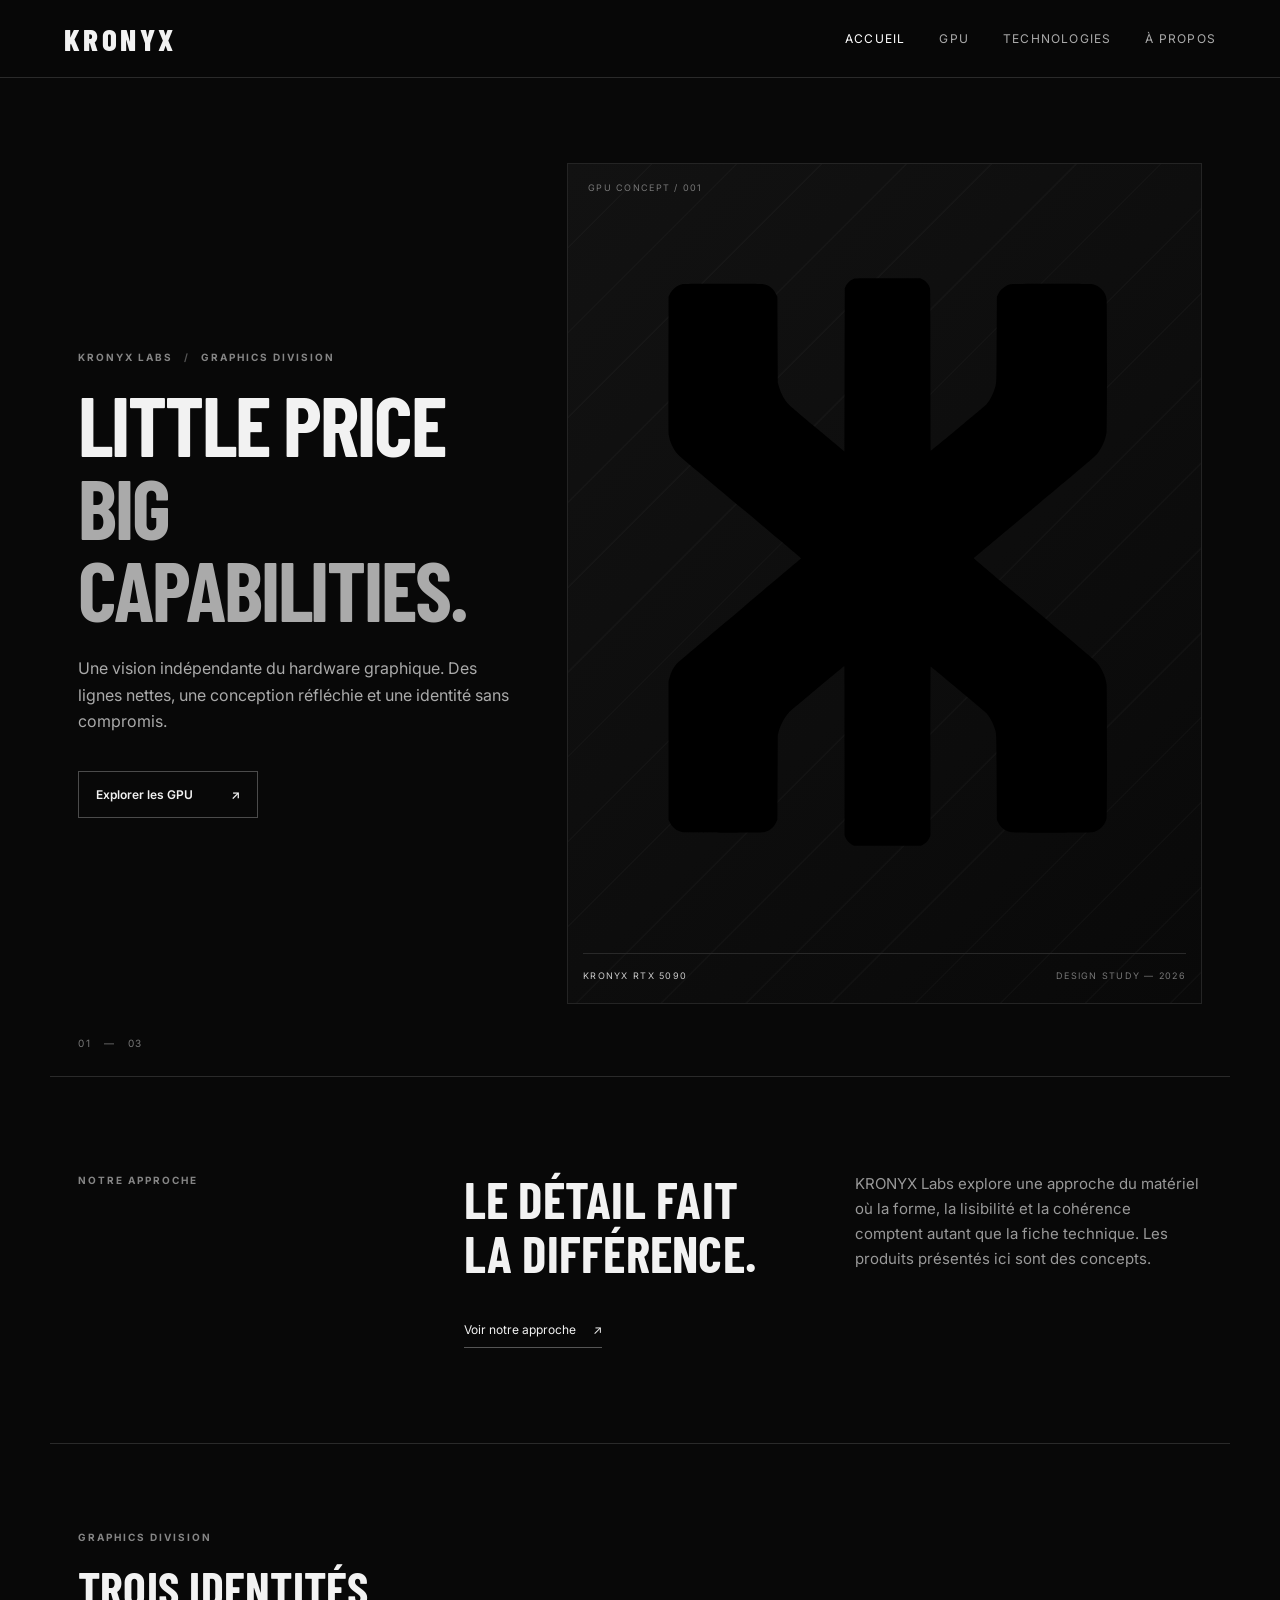
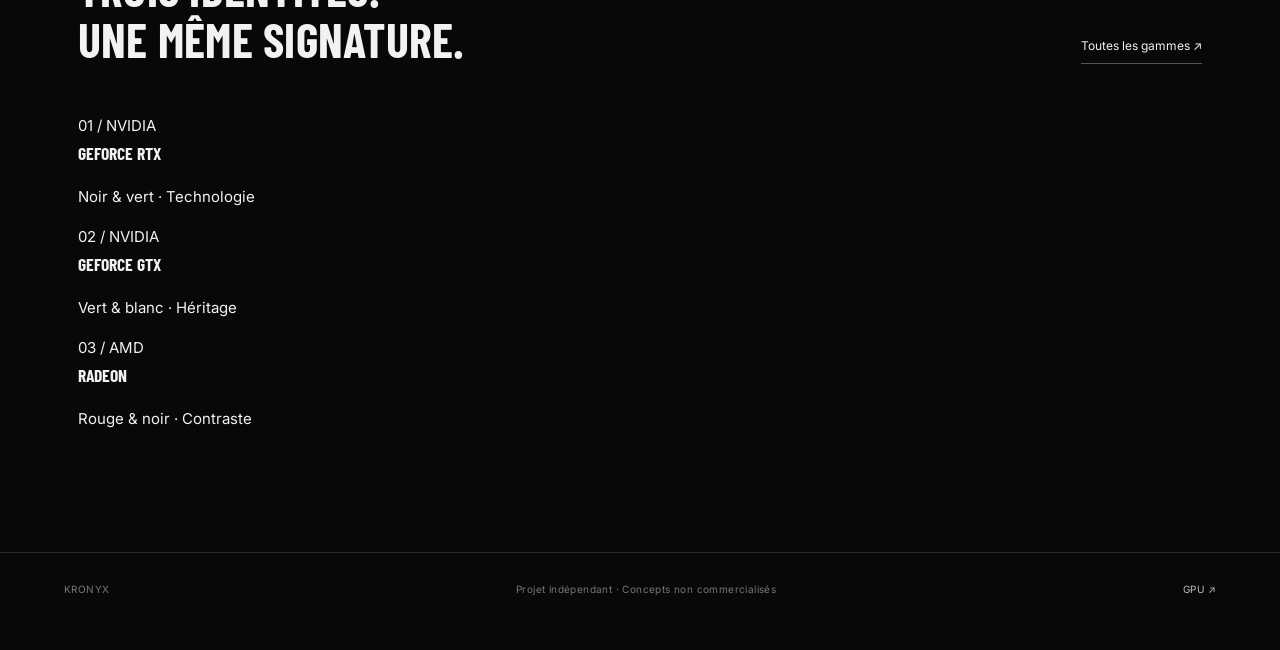
<file: index.html>
<!doctype html><html lang="fr"><head><meta property="og:site_name" content="KRONYX Labs">

<script type="application/ld+json">
{
  "@context": "https://schema.org",
  "@type": "WebSite",
  "name": "KRONYX Labs",
  "alternateName": "KRONYX",
  "url": "https://alpharocket35.github.io/"
}
</script><meta charset="utf-8"><meta name="viewport" content="width=device-width,initial-scale=1"><meta name="theme-color" content="#080808"><meta name="description" content="Petits prix, grosses perfs, grande qualité. Alors clique ici si tu veux en savoir plus sur les composants KRONYX, fabriqués main avec coeur."><title>KRONYX Labs — petits prix, grosses perfs</title><link rel="icon" type="image/png" href="assets/logos/kronyx-favicon.png"><link rel="stylesheet" href="assets/css/style.css"><script defer src="assets/js/main.js"></script></head><body><header class="top"><a class="wordmark" href="index.html" aria-label="KRONYX accueil">KRONYX</a><button class="menu-toggle" aria-expanded="false" aria-controls="nav">MENU <span>＋</span></button><nav id="nav"><a class="active" href="index.html">Accueil</a><a href="gpu.html">GPU</a><a href="technologies.html">Technologies</a><a href="apropos.html">À propos</a></nav></header><main><section class="hero"><div class="hero-copy"><p class="kicker">KRONYX LABS <span> / </span> GRAPHICS DIVISION</p><h1>LITTLE PRICE<br><em>BIG CAPABILITIES.</em></h1><p class="lede">Une vision indépendante du hardware graphique. Des lignes nettes, une conception réfléchie et une identité sans compromis.</p><a class="button" href="gpu.html">Explorer les GPU <span>↗</span></a></div><div class="hero-art"><div class="art-label">GPU CONCEPT / 001</div><img src="assets/images/kronyx-rtx-concept.svg" alt="Illustration conceptuelle d'une carte graphique KRONYX à deux ventilateurs"><div class="art-caption"><span>KRONYX RTX 5090</span><span>DESIGN STUDY — 2026</span></div></div><div class="hero-index">01 <span>—</span> 03</div></section><section class="statement"><p class="kicker">NOTRE APPROCHE</p><div><h2>Le détail fait<br>la différence.</h2><p>KRONYX Labs explore une approche du matériel où la forme, la lisibilité et la cohérence comptent autant que la fiche technique. Les produits présentés ici sont des concepts.</p><a class="text-link" href="technologies.html">Voir notre approche <span>↗</span></a></div></section><section class="family-section"><div class="section-head"><div><p class="kicker">GRAPHICS DIVISION</p><h2>Trois identités.<br>Une même signature.</h2></div><a class="text-link" href="gpu.html">Toutes les gammes ↗</a></div><div class("family-grid")}><a class("family rtx-family") href("gpu.html#rtx")><span>01 / NVIDIA</span><img src("assets/logos/kronyx-rtx.png") alt("Logo concept KRONYX RTX")><h3>GeForce RTX</h3><p>Noir & vert · Technologie</p></a><a class("family gtx-family") href("gpu.html#gtx")><span>02 / NVIDIA</span><img src("assets/logos/kronyx-gtx.png") alt("Logo concept KRONYX GTX")><h3>GeForce GTX</h3><p>Vert & blanc · Héritage</p></a><a class("family radeon-family") href("gpu.html#radeon")><span>03 / AMD</span><img src("assets/logos/kronyx-radeon.png") alt("Logo concept KRONYX Radeon")><h3>Radeon</h3><p>Rouge & noir · Contraste</p></a></div></section></main><footer><a class("footer-brand") href("index.html")>KRONYX</a><span>Projet indépendant · Concepts non commercialisés</span><a href("gpu.html")>GPU ↗</a></footer></body>
<div id("kronyx-loader")>
  <div class("loader-ring")>
    <img src("assets/logos/favicon.png") alt("KRONYX") class("loader-logo")>
  </div>
</div>
</html>
</file>
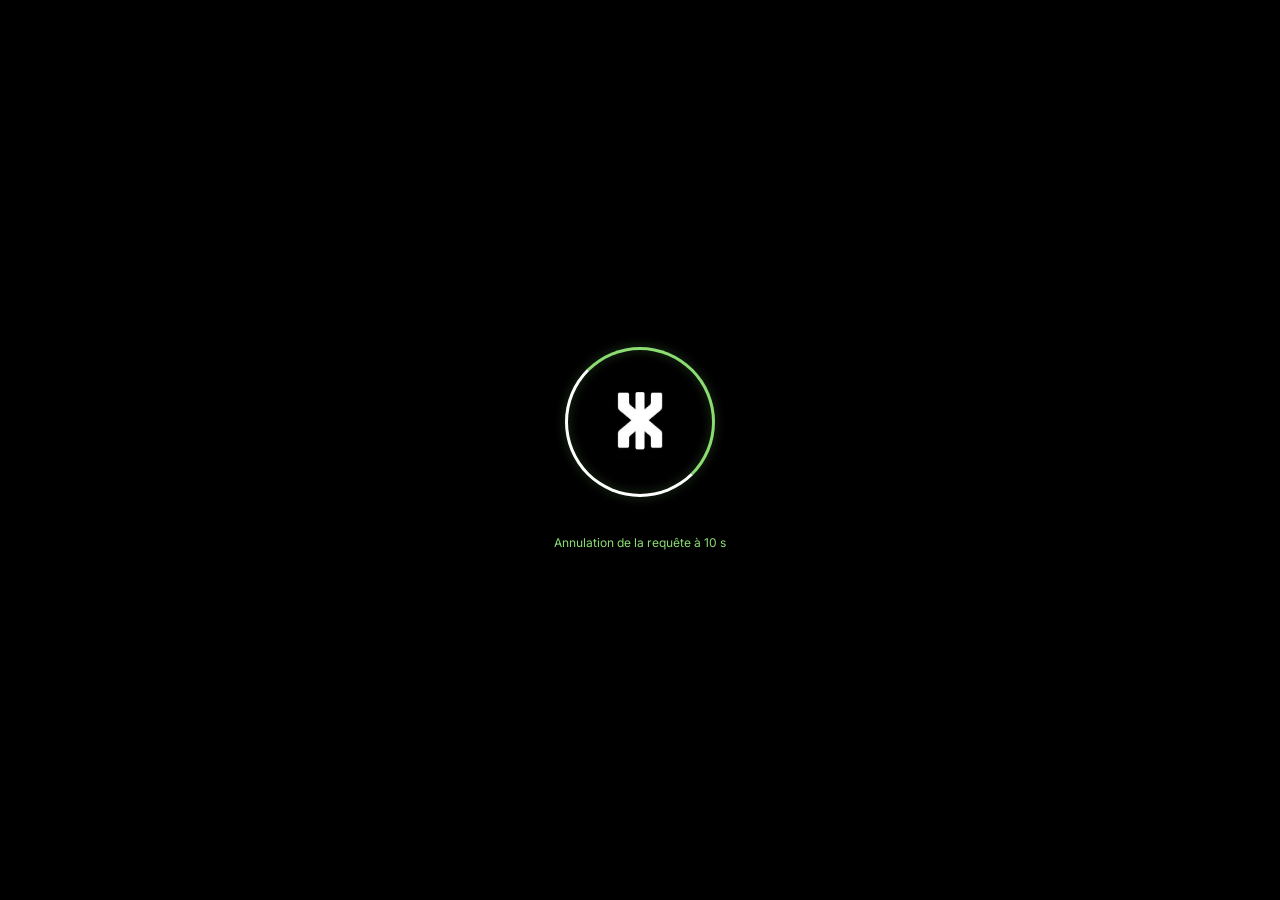
<file: 404-2.html>
<!doctype html><html lang="fr"><head><meta charset="utf-8"><meta name="viewport" content="width=device-width,initial-scale=1"><title>Page introuvable — KRONYX</title><link rel="icon" type="image/png" href="assets/logos/404-favicon.png"><link rel="stylesheet" href="assets/css/style.css"></head><body class="page-404">
    <div id="kronyx-loader">
        <div class="loader-ring">
            <img src="assets/logos/kronyx-favicon.png"
                 alt="KRONYX" class="loader-logo">
        </div>

        <p id="loader-message"></p>

        
<p id="loader-cancel-message" hidden>
    Annulation de la requête à 10 s
</p>

<p id="loader-cancel-code" hidden>
    server//localCommand/request:requestCancelling
</p>

    </div><main><section class="hero"><p class="kicker">ERREUR 404</p><h1>Cette page<br>n'existe pas.</h1><a class="button" href="index.html">Retour à l'accueil ↗</a></section></main><script src="assets/js/main.js" defer></script>
</body>
</html>
</file>
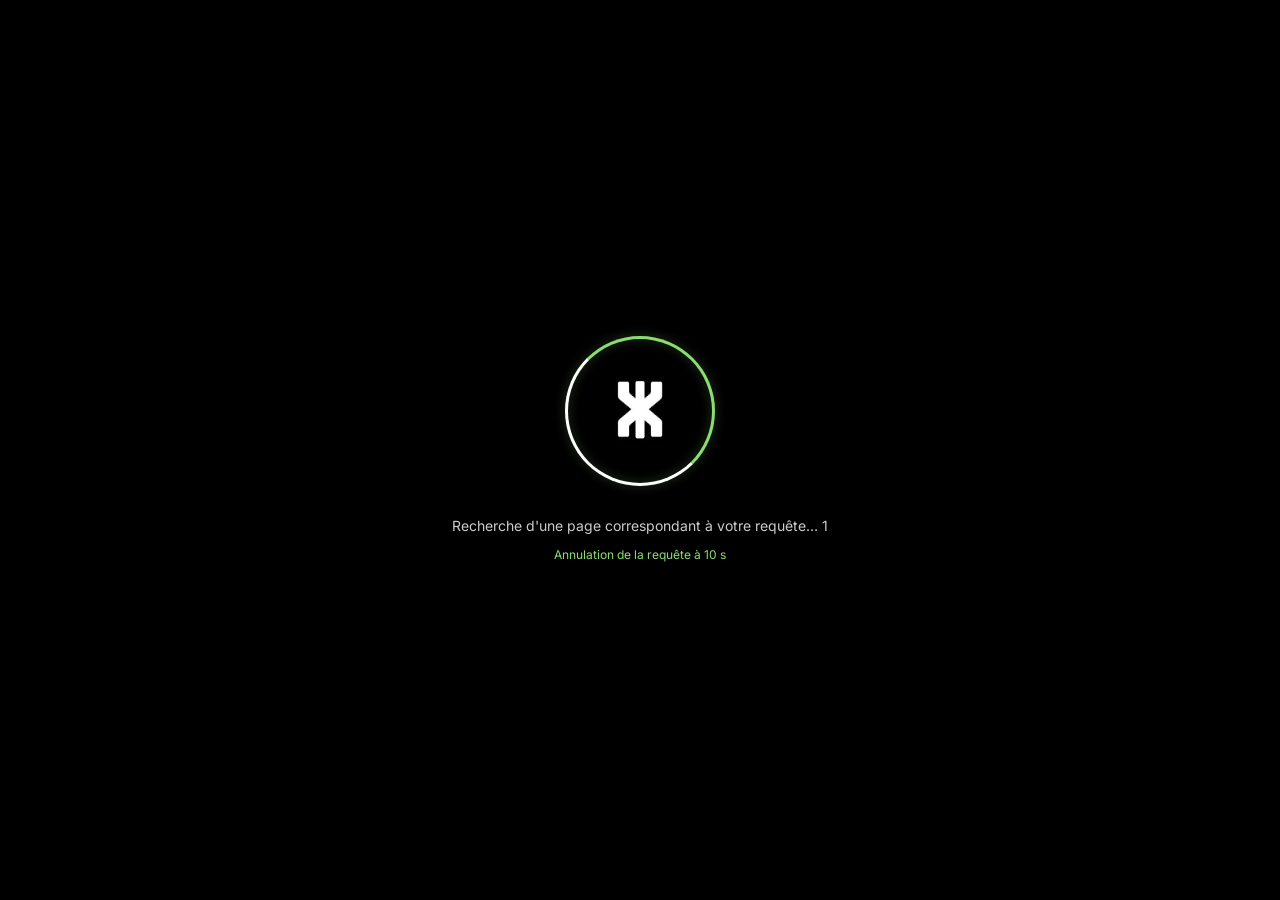
<file: 404_old.html>
<!doctype html><html lang="fr"><head><meta charset="utf-8"><meta name="viewport" content="width=device-width,initial-scale=1"><title>Page introuvable — KRONYX</title><link rel="icon" type="image/png" href="assets/logos/kronyx-favicon.png"><link rel="stylesheet" href="assets/css/style.css"></head><body class="page-404">
    <div id="kronyx-loader">
        <div class="loader-ring">
            <img src="assets/logos/kronyx-favicon.png"
                 alt="KRONYX" class="loader-logo">
        </div>

        <p id="loader-message">
            Recherche d'une page correspondant à votre requête… 1
        </p>

        <p id="loader-cancel-message">
            Annulation de la requête à 10 s
        </p>
    </div><main><section class="hero"><p class="kicker">ERREUR 404</p><h1>Cette page<br>n'existe pas.</h1><a class="button" href="index.html">Retour à l'accueil ↗</a></section></main><script src="assets/js/main.js" defer></script>
</body>
</html>
</file>
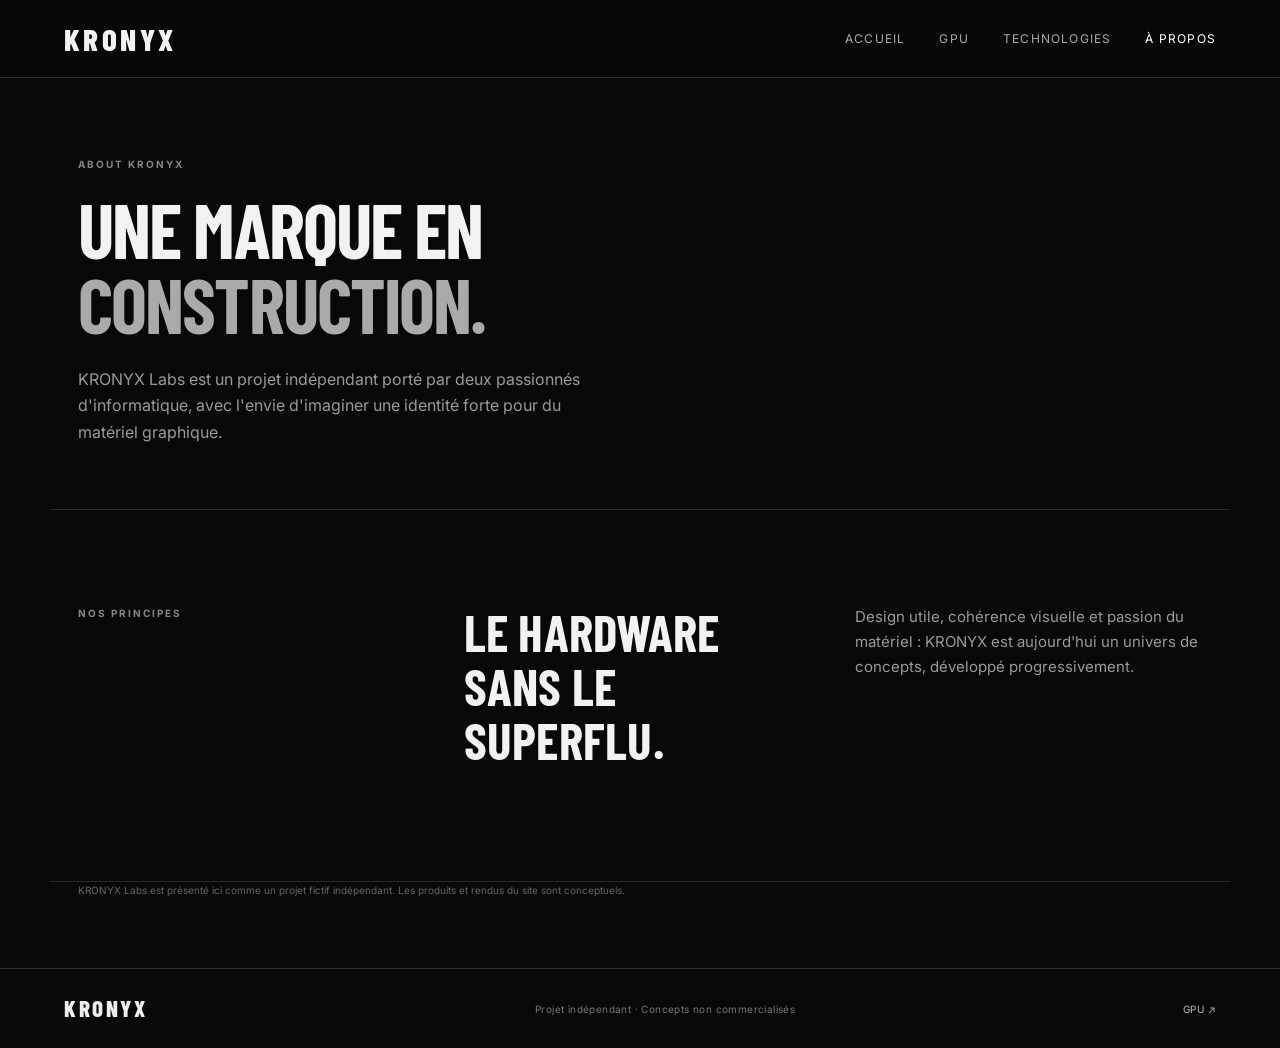
<file: apropos.html>
<!doctype html><html lang="fr"><head><meta charset="utf-8"><meta name="viewport" content="width=device-width,initial-scale=1"><title>À propos — KRONYX Labs</title><link rel="icon" type="image/png" href="assets/logos/kronyx-favicon.png"><link rel="stylesheet" href="assets/css/style.css"><script defer src="assets/js/main.js"></script></head><body><header class="top"><a class="wordmark" href="index.html">KRONYX</a><button class="menu-toggle" aria-expanded="false" aria-controls="nav">MENU <span>＋</span></button><nav id="nav"><a href="index.html">Accueil</a><a href="gpu.html">GPU</a><a href="technologies.html">Technologies</a><a class="active" href="apropos.html">À propos</a></nav></header><main><section class="page-intro"><p class="kicker">ABOUT KRONYX</p><h1>Une marque en<br><em>construction.</em></h1><p class="lede">KRONYX Labs est un projet indépendant porté par deux passionnés d'informatique, avec l'envie d'imaginer une identité forte pour du matériel graphique.</p></section><section class="statement about-statement"><p class="kicker">NOS PRINCIPES</p><div><h2>Le hardware<br>sans le superflu.</h2><p>Design utile, cohérence visuelle et passion du matériel : KRONYX est aujourd'hui un univers de concepts, développé progressivement.</p></div></section><p class="disclaimer">KRONYX Labs est présenté ici comme un projet fictif indépendant. Les produits et rendus du site sont conceptuels.</p></main><footer><a class="footer-brand" href="index.html">KRONYX</a><span>Projet indépendant · Concepts non commercialisés</span><a href="gpu.html">GPU ↗</a></footer></body>
<div id="kronyx-loader">
  <div class="loader-ring">
    <img src="assets/logos/favicon.png" alt="KRONYX" class="loader-logo">
  </div>
</div>
</html>
</file>
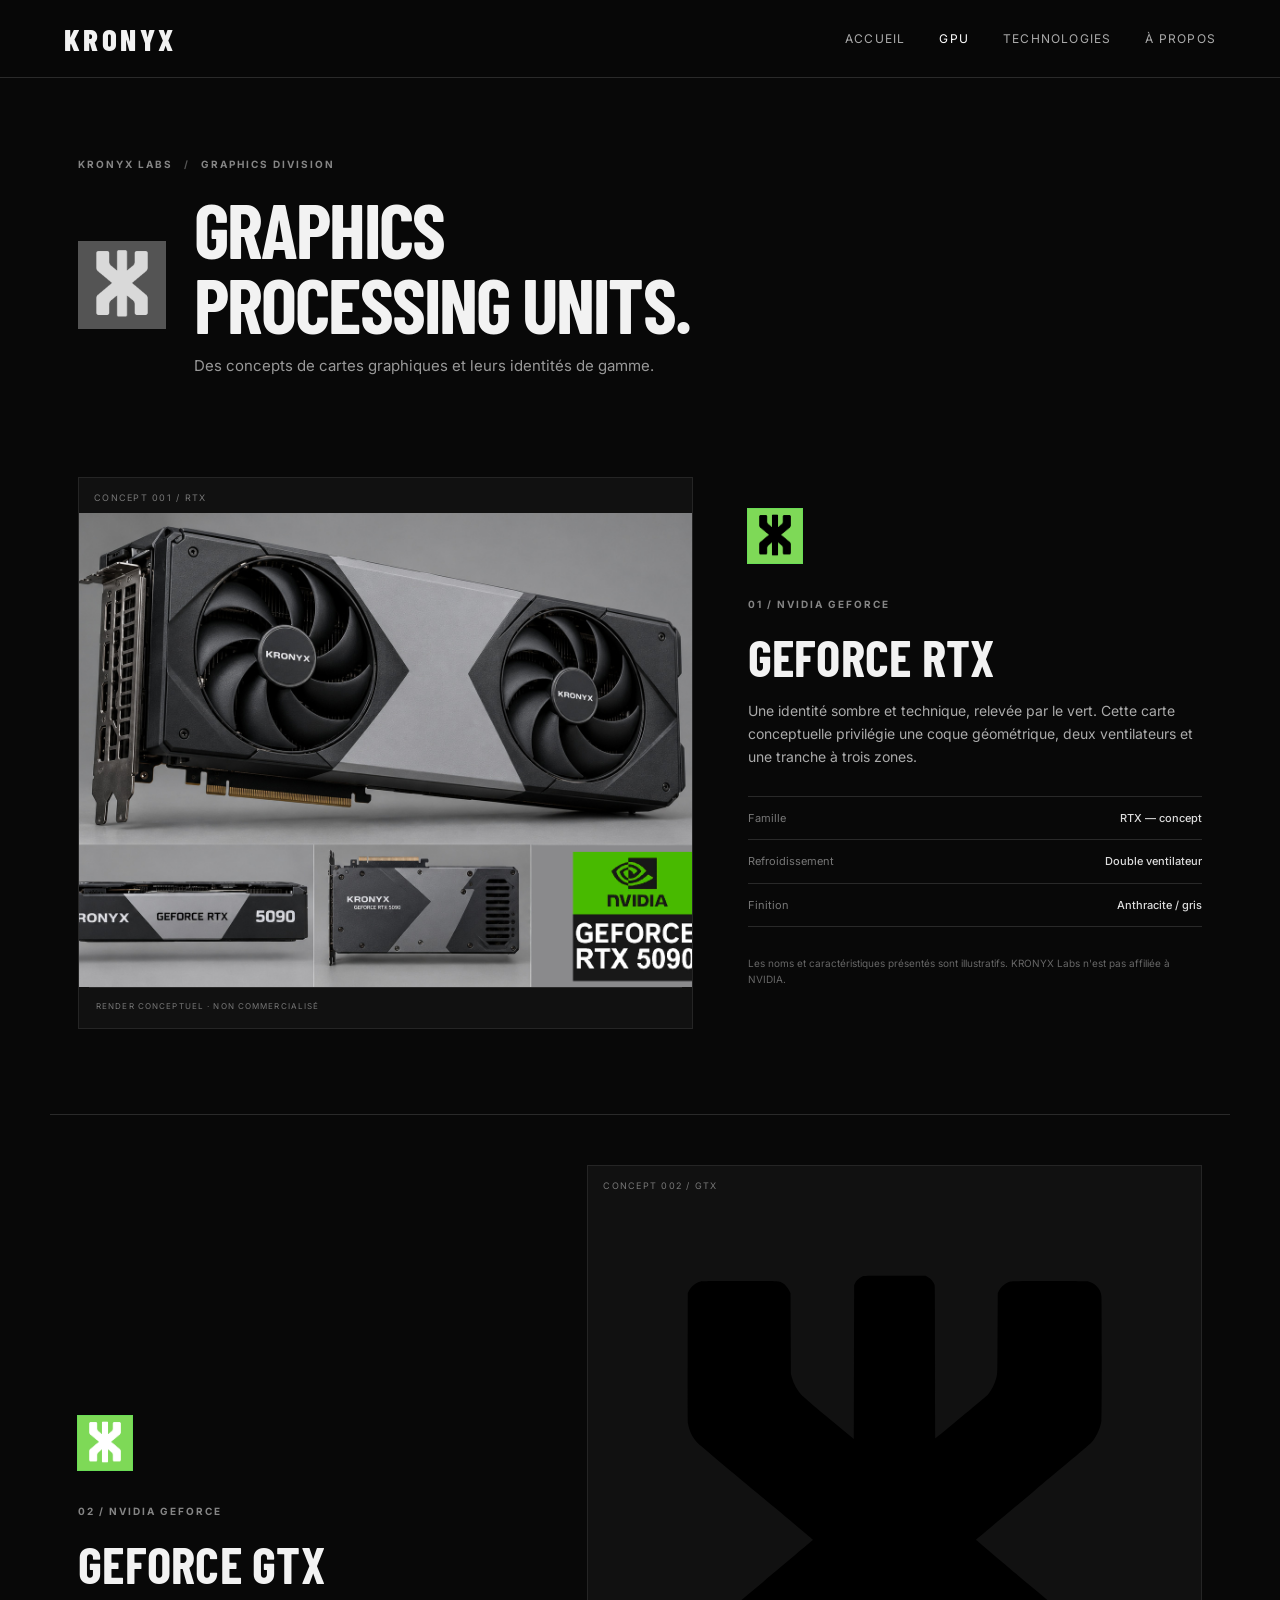
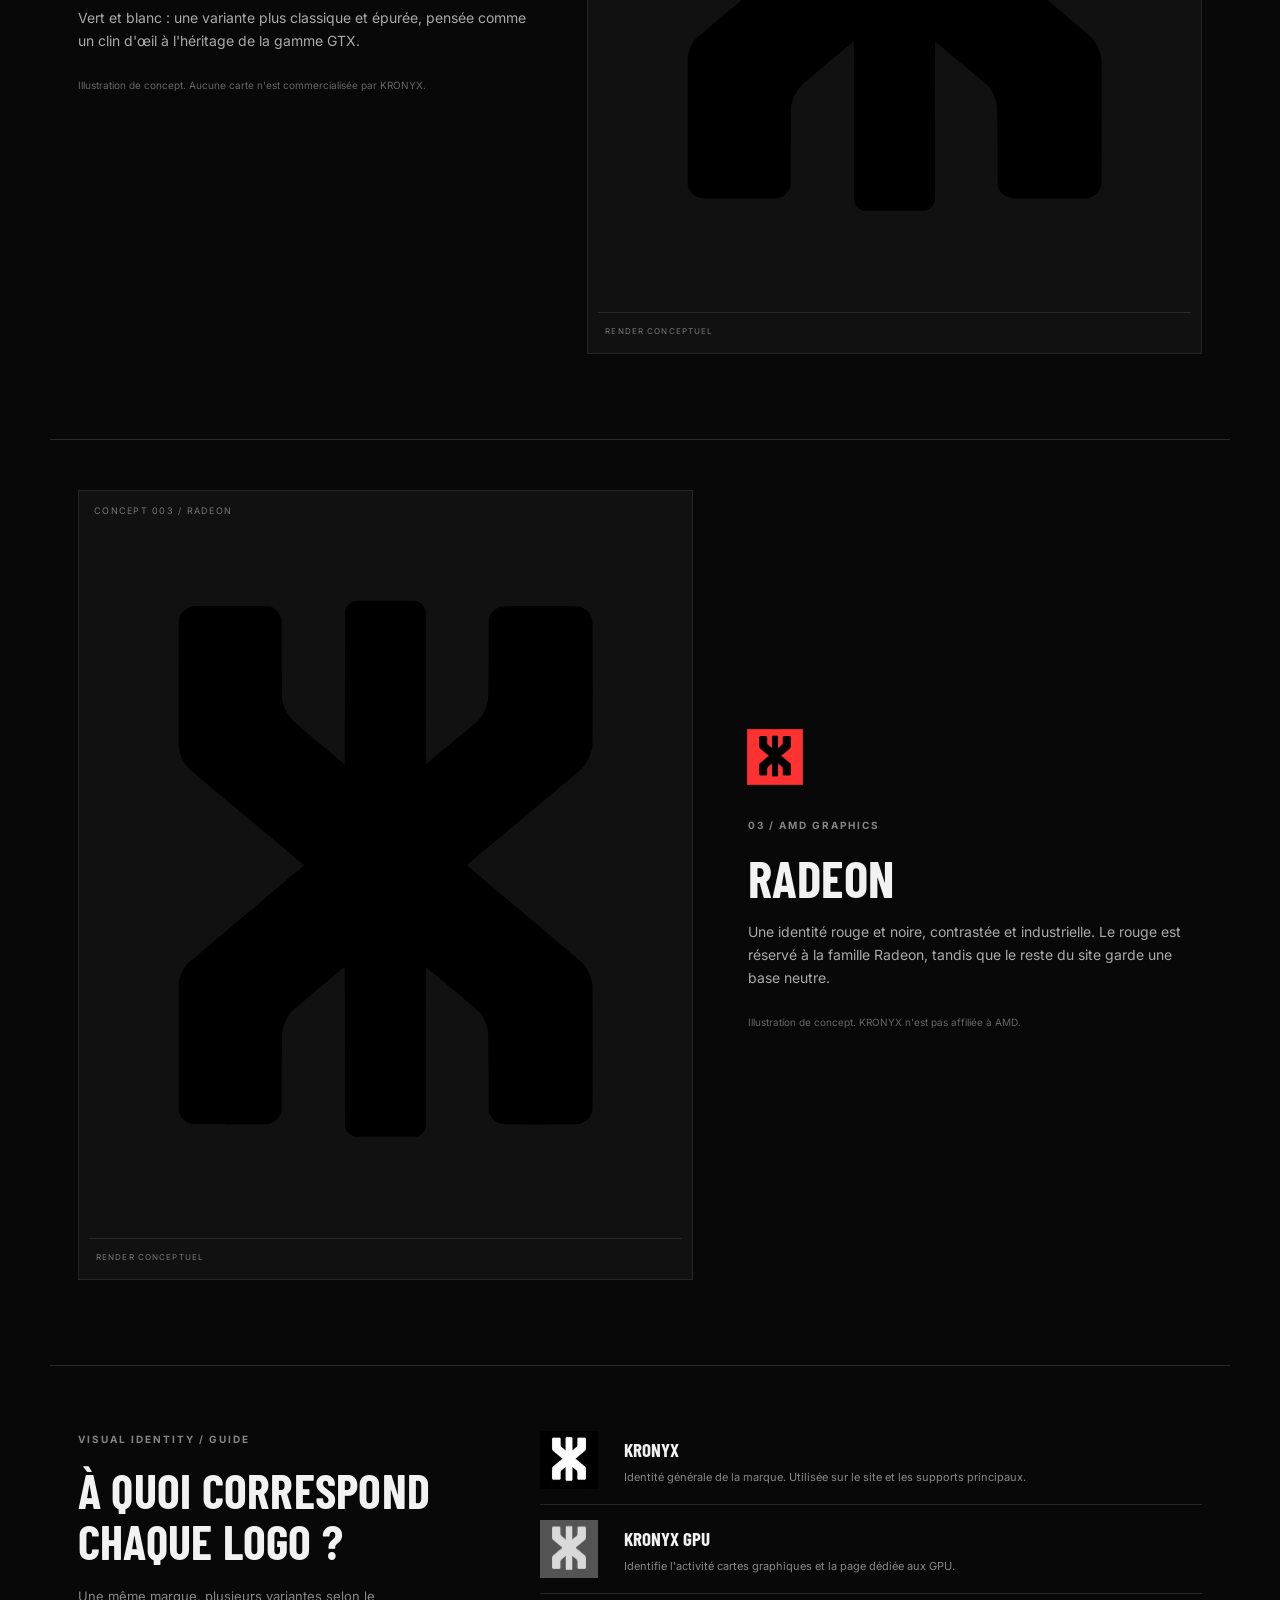
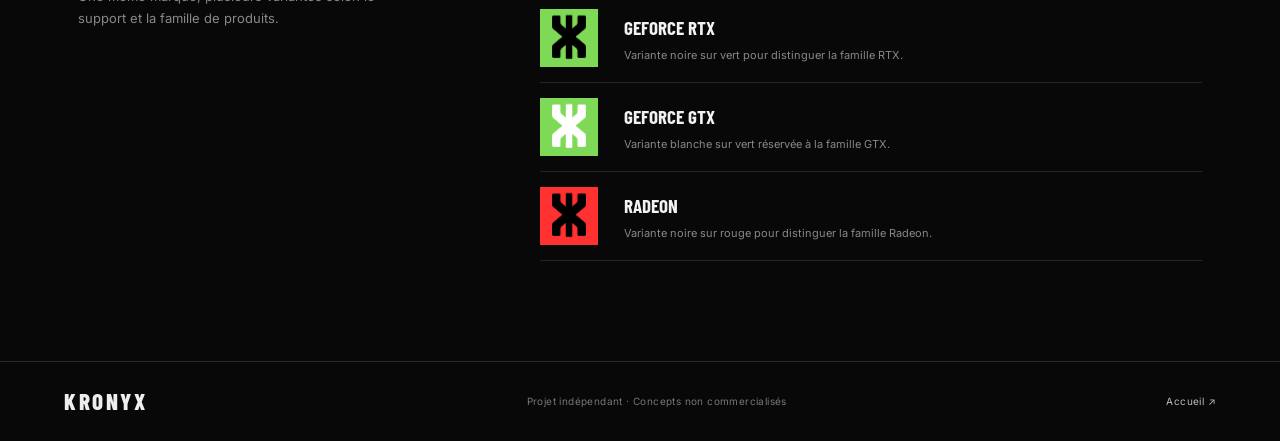
<file: gpu.html>
<!doctype html>
<html lang="fr">
  <head>
    <meta charset="utf-8">
    <meta name="viewport" content="width=device-width,initial-scale=1">
    <meta name="theme-color" content="#080808">
    <title>GPU — KRONYX Labs</title>
    <link rel="icon" type="image/png" href="assets/logos/kronyx-gpu-favicon.png">
    <link rel="stylesheet" href="assets/css/style.css">
    <script defer src="assets/js/main.js"></script>
  </head>
  <body>
    <header class="top">
      <a class="wordmark" href="index.html">KRONYX</a>
      <button class="menu-toggle" aria-expanded="false" aria-controls="nav">
        MENU <span>＋</span>
      </button>
      <nav id="nav">
        <a href="index.html">Accueil</a>
        <a class="active" href="gpu.html">GPU</a>
        <a href="technologies.html">Technologies</a>
        <a href="apropos.html">À propos</a>
      </nav>
    </header>
    <main>
      <section class="page-intro">
        <p class="kicker">KRONYX LABS <span>/</span> GRAPHICS DIVISION</p>
        <div class="gpu-title-line">
          <img src="assets/logos/kronyx-gpu.png" alt="Logo KRONYX GPU">
          <div>
            <h1>Graphics<br>processing units.</h1>
            <p>Des concepts de cartes graphiques et leurs identités de gamme.</p>
          </div>
        </div>
      </section>
      <section id="rtx" class="product-row rtx-row">
        <div class="product-image">
          <span class="image-index">CONCEPT 001 / RTX</span>
          <img src="assets/images/kronyx-rtx-5090-concept.jpg" alt="Carte graphique KRONYX RTX 5090 conceptuelle">
          <span class="image-foot">RENDER CONCEPTUEL · NON COMMERCIALISÉ</span>
        </div>
        <div class="product-copy">
          <img class="range-logo" src="assets/logos/kronyx-rtx.png" alt="Logo KRONYX RTX">
          <p class="kicker">01 / NVIDIA GEForce</p>
          <h2>GeForce RTX</h2>
          <p>Une identité sombre et technique, relevée par le vert. Cette carte conceptuelle privilégie une coque géométrique, deux ventilateurs et une tranche à trois zones.</p>
          <ul class="spec-list">
            <li><span>Famille</span><b>RTX — concept</b></li>
            <li><span>Refroidissement</span><b>Double ventilateur</b></li>
            <li><span>Finition</span><b>Anthracite / gris</b></li>
          </ul>
          <p class="disclaimer">Les noms et caractéristiques présentés sont illustratifs. KRONYX Labs n'est pas affiliée à NVIDIA.</p>
        </div>
      </section>
      <section id="gtx" class="product-row reverse gtx-row">
        <div class="product-image">
          <span class="image-index">CONCEPT 002 / GTX</span>
          <img src="assets/images/kronyx-rtx-concept.svg" alt="Carte graphique KRONYX GTX conceptuelle">
          <span class="image-foot">RENDER CONCEPTUEL</span>
        </div>
        <div class="product-copy">
          <img class="range-logo" src="assets/logos/kronyx-gtx.png" alt="Logo KRONYX GTX">
          <p class="kicker">02 / NVIDIA GEFORCE</p>
          <h2>GeForce GTX</h2>
          <p>Vert et blanc : une variante plus classique et épurée, pensée comme un clin d'œil à l'héritage de la gamme GTX.</p>
          <p class="disclaimer">Illustration de concept. Aucune carte n'est commercialisée par KRONYX.</p>
        </div>
      </section>
      <section id="radeon" class="product-row radeon-row">
        <div class="product-image">
          <span class="image-index">CONCEPT 003 / RADEON</span>
          <img src="assets/images/kronyx-rtx-concept.svg" alt="Carte graphique KRONYX Radeon conceptuelle">
          <span class="image-foot">RENDER CONCEPTUEL</span>
        </div>
        <div class="product-copy">
          <img class="range-logo" src="assets/logos/kronyx-radeon.png" alt="Logo KRONYX Radeon">
          <p class="kicker">03 / AMD GRAPHICS</p>
          <h2>Radeon</h2>
          <p>Une identité rouge et noire, contrastée et industrielle. Le rouge est réservé à la famille Radeon, tandis que le reste du site garde une base neutre.</p>
          <p class="disclaimer">Illustration de concept. KRONYX n'est pas affiliée à AMD.</p>
        </div>
      </section>
      <section class="logo-guide">
        <div class="guide-heading">
          <p class="kicker">VISUAL IDENTITY / GUIDE</p>
          <h2>À quoi correspond<br>chaque logo ?</h2>
          <p>Une même marque, plusieurs variantes selon le support et la famille de produits.</p>
        </div>
        <div class="logo-guide-grid">
          <article>
            <img src="assets/logos/kronyx-main.png" alt="Logo principal KRONYX">
            <div>
              <h3>KRONYX</h3>
              <p>Identité générale de la marque. Utilisée sur le site et les supports principaux.</p>
            </div>
          </article>
          <article>
            <img src="assets/logos/kronyx-gpu.png" alt="Logo KRONYX GPU">
            <div>
              <h3>KRONYX GPU</h3>
              <p>Identifie l'activité cartes graphiques et la page dédiée aux GPU.</p>
            </div>
          </article>
          <article>
            <img src="assets/logos/kronyx-rtx.png" alt="Logo KRONYX RTX">
            <div>
              <h3>GeForce RTX</h3>
              <p>Variante noire sur vert pour distinguer la famille RTX.</p>
            </div>
          </article>
          <article>
            <img src="assets/logos/kronyx-gtx.png" alt="Logo KRONYX GTX">
            <div>
              <h3>GeForce GTX</h3>
              <p>Variante blanche sur vert réservée à la famille GTX.</p>
            </div>
          </article>
          <article>
            <img src="assets/logos/kronyx-radeon.png" alt="Logo KRONYX Radeon">
            <div>
              <h3>Radeon</h3>
              <p>Variante noire sur rouge pour distinguer la famille Radeon.</p>
            </div>
          </article>
        </div>
      </section>
    </main>
    <footer>
      <a class="footer-brand" href="index.html">KRONYX</a>
      <span>Projet indépendant · Concepts non commercialisés</span>
      <a href="index.html">Accueil ↗</a>
    </footer>
  </body>
<div id="kronyx-loader">
  <div class="loader-ring">
    <img src="assets/logos/favicon.png" alt="KRONYX" class="loader-logo">
  </div>
</div>
</html>
</file>
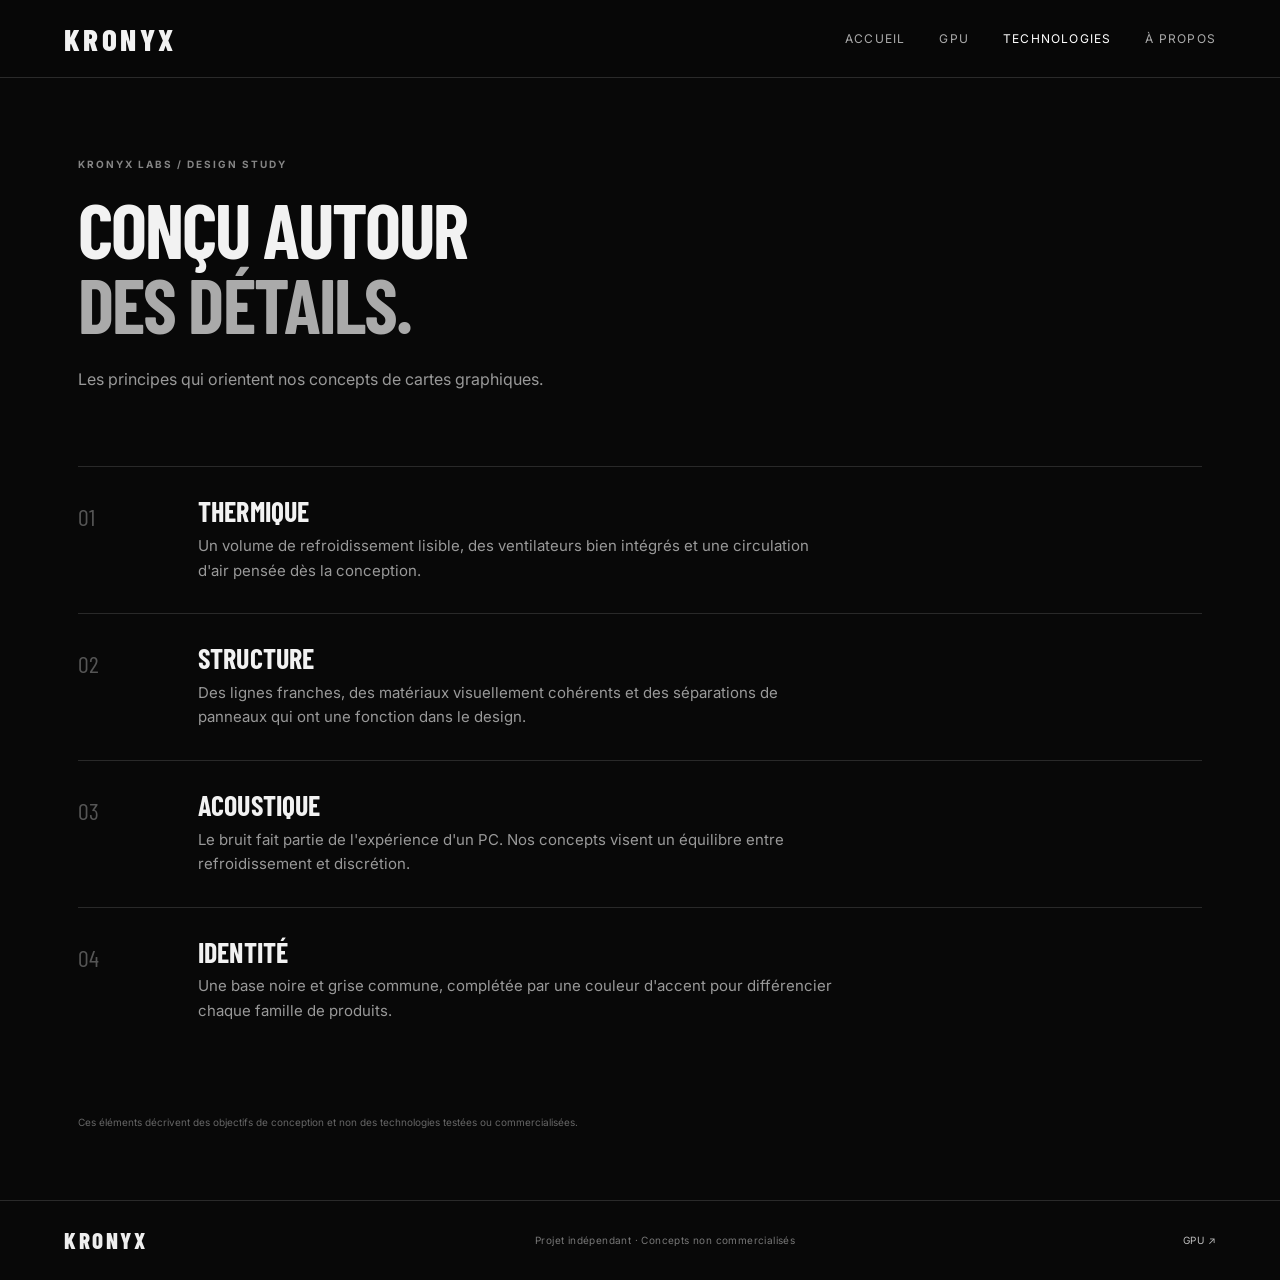
<file: technologies.html>
<!doctype html>
<html lang="fr">
  <head>
    <meta charset="utf-8">
    <meta name="viewport" content="width=device-width,initial-scale=1">
    <title>Technologies — KRONYX Labs</title>
    <link rel="icon" type="image/png" href="assets/logos/kronyx-technologies-favicon.png">
    <link rel="stylesheet" href="assets/css/style.css">
    <script defer src="assets/js/main.js"></script>
  </head>
  <body>
    <header class="top">
      <a class="wordmark" href="index.html">KRONYX</a>
      <button class="menu-toggle" aria-expanded="false" aria-controls="nav">
        MENU <span>＋</span>
      </button>
      <nav id="nav">
        <a href="index.html">Accueil</a>
        <a href="gpu.html">GPU</a>
        <a class="active" href="technologies.html">Technologies</a>
        <a href="apropos.html">À propos</a>
      </nav>
    </header>
    <main>
      <section class="page-intro">
        <p class="kicker">KRONYX LABS / DESIGN STUDY</p>
        <h1>Conçu autour<br><em>des détails.</em></h1>
        <p class="lede">Les principes qui orientent nos concepts de cartes graphiques.</p>
      </section>
      <section class="tech-list">
        <article>
          <span>01</span>
          <div>
            <h2>Thermique</h2>
            <p>Un volume de refroidissement lisible, des ventilateurs bien intégrés et une circulation d'air pensée dès la conception.</p>
          </div>
        </article>
        <article>
          <span>02</span>
          <div>
            <h2>Structure</h2>
            <p>Des lignes franches, des matériaux visuellement cohérents et des séparations de panneaux qui ont une fonction dans le design.</p>
          </div>
        </article>
        <article>
          <span>03</span>
          <div>
            <h2>Acoustique</h2>
            <p>Le bruit fait partie de l'expérience d'un PC. Nos concepts visent un équilibre entre refroidissement et discrétion.</p>
          </div>
        </article>
        <article>
          <span>04</span>
          <div>
            <h2>Identité</h2>
            <p>Une base noire et grise commune, complétée par une couleur d'accent pour différencier chaque famille de produits.</p>
          </div>
        </article>
      </section>
      <p class="disclaimer">Ces éléments décrivent des objectifs de conception et non des technologies testées ou commercialisées.</p>
    </main>
    <footer>
      <a class="footer-brand" href="index.html">KRONYX</a>
      <span>Projet indépendant · Concepts non commercialisés</span>
      <a href="gpu.html">GPU ↗</a>
    </footer>
  </body>
<div id="kronyx-loader">
  <div class="loader-ring">
    <img src="assets/logos/favicon.png" alt="KRONYX" class="loader-logo">
  </div>
</div>
</html>
</file>
<file: assets/css/style.css>
@import url('https://fonts.googleapis.com/css2?family=Barlow+Condensed:wght@500;600;700;800&family=Inter:wght@400;500;600;700&display=swap');
:root {
  --bg: #080808;
  --panel: #111;
  --panel2: #151515;
  --line: #2a2a2a;
  --text: #f2f2f2;
  --muted: #999;
  --green: #69dc55;
  --red: #e6232d;
  --content: 1180px;
}

* {
  box-sizing: border-box;
}

html {
  scroll-behavior: smooth;
  scroll-padding-top: 90px;
}

body {
  margin: 0;
  background: var(--bg);
  color: var(--text);
  font-family: Inter,Arial,sans-serif;
  font-size: 15px;
  line-height: 1.65;
}

a {
  color: inherit;
}

.top {
  height: 78px;
  padding: 0 max(5vw,22px);
  display: flex;
  align-items: center;
  justify-content: space-between;
  border-bottom: 1px solid var(--line);
  position: sticky;
  top: 0;
  background: rgba(8,8,8,.96);
  z-index: 10;
  backdrop-filter: blur(12px);
}

.wordmark,.footer-brand {
  font-family: 'Barlow Condensed',Impact,sans-serif;
  font-weight: 800;
  letter-spacing: .11em;
  font-size: 31px;
  text-decoration: none;
  line-height: 1;
}

.top nav {
  display: flex;
  gap: 34px;
}

.top nav a {
  font-size: 12px;
  text-transform: uppercase;
  letter-spacing: .1em;
  text-decoration: none;
  color: #aaa;
  transition: color .2s;
}

.top nav a:hover,.top nav a.active {
  color: #fff;
}

.menu-toggle {
  display: none;
  background: none;
  border: 1px solid #333;
  color: white;
  padding: 10px 13px;
  font: inherit;
  font-size: 11px;
  letter-spacing: 1px;
}

.menu-toggle span {
  margin-left: 10px;
}

.hero,main>.page-intro,main>.statement,main>.family-section,main>.tech-list,main>.logo-guide {
  max-width: var(--content);
  margin: auto;
}

.hero {
  padding: 85px 28px 72px;
  min-height: 640px;
  position: relative;
  display: grid;
  grid-template-columns: .85fr 1.15fr;
  gap: 20px;
  align-items: center;
  border-bottom: 1px solid var(--line);
}

.hero-copy {
  position: relative;
  z-index: 1;
}

.kicker {
  font-size: 10px;
  font-weight: 700;
  letter-spacing: .2em;
  color: #858585;
  text-transform: uppercase;
  margin: 0 0 18px;
}

.kicker span {
  color: #555;
  margin: 0 7px;
}

h1,h2,h3,p {
  margin-top: 0;
}

h1,h2,h3 {
  font-family: 'Barlow Condensed',Impact,sans-serif;
  text-transform: uppercase;
  font-weight: 700;
}

h1 {
  font-size: clamp(48px,6.5vw,86px);
  line-height: .99;
  letter-spacing: -.025em;
  margin: 0 0 25px;
}

h1 em {
  font-style: normal;
  color: #aaa;
}

h2 {
  font-size: clamp(32px,4vw,48px);
  line-height: 1.05;
  letter-spacing: .005em;
  margin-bottom: 20px;
}

.lede {
  font-size: 16px;
  color: #aaa;
  max-width: 440px;
}

.button {
  margin-top: 20px;
  display: inline-flex;
  align-items: center;
  gap: 38px;
  padding: 13px 17px;
  border: 1px solid #4b4b4b;
  text-decoration: none;
  font-size: 12px;
  font-weight: 600;
  transition: background .2s,color .2s;
}

.button:hover {
  background: #eee;
  color: #080808;
}

.hero-art {
  position: relative;
  min-width: 0;
  background: linear-gradient(135deg,#121212,#090909);
  border: 1px solid #242424;
  padding: 35px 15px 20px;
  overflow: hidden;
}

.hero-art:before {
  content: '';
  position: absolute;
  inset: 0;
  background: repeating-linear-gradient(135deg,transparent 0 58px,rgba(255,255,255,.025) 59px 60px);
  pointer-events: none;
}

.hero-art img {
  position: relative;
  width: 125%;
  max-width: none;
  margin-left: -12%;
  display: block;
}

.art-label,.art-caption,.image-index,.image-foot {
  font-size: 9px;
  letter-spacing: .14em;
  color: #777;
}

.art-label {
  position: absolute;
  top: 17px;
  left: 20px;
  z-index: 1;
}

.art-caption {
  display: flex;
  justify-content: space-between;
  gap: 12px;
  border-top: 1px solid #292929;
  padding-top: 15px;
  position: relative;
}

.art-caption span:first-child {
  color: #ccc;
}

.hero-index {
  position: absolute;
  bottom: 25px;
  left: 28px;
  font-size: 10px;
  letter-spacing: .15em;
  color: #777;
}

.hero-index span {
  margin: 0 8px;
}

.statement {
  padding: 95px 28px;
  display: grid;
  grid-template-columns: .65fr 1.35fr;
  gap: 30px;
  border-bottom: 1px solid var(--line);
}

.statement>div {
  display: grid;
  grid-template-columns: 1fr 1fr;
  gap: 20px 45px;
}

.statement h2 {
  font-size: clamp(35px,4vw,53px);
}

.statement p:not(.kicker) {
  color: var(--muted);
  max-width: 450px;
}

.text-link {
  align-self: end;
  justify-self: start;
  font-size: 12px;
  text-decoration: none;
  border-bottom: 1px solid #555;
  padding-bottom: 7px;
}

.text-link span {
  margin-left: 14px;
}

.family-section {
  padding: 85px 28px 105px;
}

.section-head {
  display: flex;
  justify-content: space-between;
  align-items: end;
  margin-bottom: 30px;
}

.section-head .text-link {
  margin-bottom: 20px;
}

.family-grid {
  display: grid;
  grid-template-columns: repeat(3,1fr);
  gap: 12px;
}

.family {
  min-height: 245px;
  padding: 22px;
  background: #101010;
  border: 1px solid #292929;
  text-decoration: none;
  transition: transform .2s,border-color .2s;
  display: flex;
  flex-direction: column;
  align-items: flex-start;
}

.family:hover {
  transform: translateY(-3px);
  border-color: #666;
}

.family>span {
  font-size: 9px;
  letter-spacing: .15em;
  color: #777;
}

.family img {
  width: 56px;
  height: 56px;
  object-fit: cover;
  margin: 22px 0 13px;
}

.family h3 {
  font-size: 24px;
  margin: 0 0 4px;
}

.family p {
  font-size: 11px;
  color: #888;
  margin: 0;
}

.rtx-family {
  border-top: 2px solid var(--green);
}

.gtx-family {
  border-top: 2px solid #ddd;
}

.radeon-family {
  border-top: 2px solid var(--red);
}

footer {
  border-top: 1px solid var(--line);
  padding: 28px max(5vw,22px);
  display: flex;
  align-items: center;
  justify-content: space-between;
  gap: 20px;
  color: #777;
  font-size: 10px;
  letter-spacing: .04em;
}

footer a:last-child {
  text-decoration: none;
  color: #bbb;
}

.footer-brand {
  font-size: 23px;
  color: #eee;
}

.page-intro {
  padding: 78px 28px 48px;
}

.page-intro h1 {
  font-size: clamp(46px,6vw,76px);
}

.page-intro>p:last-child {
  max-width: 520px;
  color: #999;
}

.gpu-title-line {
  display: flex;
  align-items: center;
  gap: 28px;
}

.gpu-title-line>img {
  width: 88px;
  height: 88px;
  object-fit: cover;
}

.gpu-title-line h1 {
  margin-bottom: 13px;
}

.gpu-title-line p {
  color: #999;
  margin: 0;
}

.product-row {
  max-width: var(--content);
  margin: auto;
  padding: 50px 28px 85px;
  display: grid;
  grid-template-columns: 1.15fr .85fr;
  gap: 55px;
  align-items: center;
  border-top: 1px solid var(--line);
}

.product-row.reverse {
  grid-template-columns: .85fr 1.15fr;
}

.reverse .product-image {
  order: 2;
}

.product-image {
  min-width: 0;
  position: relative;
  background: #111;
  border: 1px solid #252525;
  padding: 35px 10px 15px;
  overflow: hidden;
}

.product-image img {
  display: block;
  width: 120%;
  max-width: none;
  margin-left: -10%;
}

.image-index {
  position: absolute;
  top: 13px;
  left: 15px;
}

.image-foot {
  display: block;
  border-top: 1px solid #292929;
  padding: 12px 7px 0;
  font-size: 8px;
}

.product-copy .range-logo {
  width: 54px;
  height: 54px;
  object-fit: cover;
  margin-bottom: 25px;
}

.product-copy h2 {
  font-size: clamp(36px,4vw,52px);
  margin-bottom: 15px;
}

.product-copy>p:not(.kicker):not(.disclaimer) {
  color: #aaa;
  font-size: 14px;
}

.spec-list {
  list-style: none;
  padding: 0;
  margin: 28px 0;
  border-top: 1px solid #292929;
}

.spec-list li {
  display: flex;
  justify-content: space-between;
  gap: 12px;
  padding: 12px 0;
  border-bottom: 1px solid #292929;
  font-size: 11px;
}

.spec-list li span {
  color: #777;
}

.spec-list li b {
  font-weight: 500;
  color: #ddd;
  text-align: right;
}

.disclaimer {
  font-size: 10px;
  color: #666;
  line-height: 1.6;
  margin-top: 25px;
}

.rtx-row {
  border-top: 0;
}

.rtx-row .range-logo {
  outline: 1px solid #69dc55;
}

.gtx-row .range-logo {
  outline: 1px solid #69dc55;
}

.radeon-row .range-logo {
  outline: 1px solid #e6232d;
}

.logo-guide {
  padding: 65px 28px 100px;
  border-top: 1px solid var(--line);
  display: grid;
  grid-template-columns: .75fr 1.25fr;
  gap: 65px;
}

.guide-heading h2 {
  font-size: clamp(34px,4vw,48px);
}

.guide-heading>p:last-child {
  font-size: 13px;
  color: #888;
  max-width: 300px;
}

.logo-guide-grid article {
  display: grid;
  grid-template-columns: 64px 1fr;
  align-items: center;
  gap: 20px;
  padding: 15px 0;
  border-bottom: 1px solid #252525;
}

.logo-guide-grid article:first-child {
  padding-top: 0;
}

.logo-guide-grid img {
  width: 58px;
  height: 58px;
  object-fit: cover;
}

.logo-guide-grid h3 {
  font-size: 19px;
  margin: 0 0 3px;
}

.logo-guide-grid p {
  font-size: 11px;
  color: #888;
  margin: 0;
  max-width: 430px;
}

.tech-list {
  padding: 10px 28px 60px;
}

.tech-list article {
  display: grid;
  grid-template-columns: 100px 1fr;
  gap: 20px;
  padding: 30px 0;
  border-top: 1px solid #292929;
}

.tech-list article>span {
  font-family: 'Barlow Condensed',Impact,sans-serif;
  font-size: 24px;
  color: #555;
}

.tech-list h2 {
  font-size: 28px;
  margin-bottom: 7px;
}

.tech-list p {
  max-width: 640px;
  color: #999;
  margin-bottom: 0;
}

.about-statement {
  border-top: 1px solid var(--line);
}

main>.disclaimer {
  max-width: var(--content);
  padding: 0 28px 70px;
  margin: auto;
}

@media(max-width:800px) {
  .hero {
    grid-template-columns: 1fr;
    padding-top: 65px;
    gap: 35px;
  }
  .hero-art {
    max-width: 650px;
    width: 100%;
    justify-self: center;
  }
  .hero-index {
    bottom: 15px;
  }
  .statement {
    grid-template-columns: 1fr;
    gap: 15px;
    padding: 65px 28px;
  }
  .statement>div {
    grid-template-columns: 1fr 1fr;
    gap: 15px 25px;
  }
  .family-grid {
    grid-template-columns: 1fr;
  }
  .family {
    min-height: 0;
    display: grid;
    grid-template-columns: 70px 1fr;
    column-gap: 15px;
    align-items: center;
  }
  .family>span {
    grid-column: 1/-1;
  }
  .family img {
    grid-row: 2/4;
    width: 58px;
    height: 58px;
    margin: 14px 0;
  }
  .family h3 {
    align-self: end;
  }
  .family p {
    align-self: start;
  }
  .product-row,.product-row.reverse {
    grid-template-columns: 1fr;
    gap: 30px;
    padding: 38px 22px 60px;
  }
  .reverse .product-image {
    order: 0;
  }
  .product-image {
    max-width: 650px;
    width: 100%;
    margin: auto;
  }
  .product-copy {
    max-width: 650px;
  }
  .logo-guide {
    grid-template-columns: 1fr;
    gap: 28px;
  }
  .gpu-title-line {
    align-items: flex-start;
  }
  .gpu-title-line>img {
    width: 65px;
    height: 65px;
  }
  .page-intro {
    padding-top: 60px;
  }
  .tech-list article {
    grid-template-columns: 55px 1fr;
  }
}

@media(max-width:560px) {
  .top {
    height: 66px;
    padding: 0 20px;
  }
  .wordmark {
    font-size: 28px;
  }
  .menu-toggle {
    display: block;
  }
  .top nav {
    display: none;
    position: absolute;
    top: 65px;
    left: 0;
    right: 0;
    background: #0b0b0b;
    border-bottom: 1px solid #333;
    padding: 12px 20px 20px;
    flex-direction: column;
    gap: 0;
  }
  .top nav.open {
    display: flex;
  }
  .top nav a {
    padding: 13px 0;
    border-bottom: 1px solid #202020;
  }
  .hero {
    padding: 60px 20px 60px;
    min-height: 0;
  }
  .hero h1 {
    font-size: clamp(43px,12vw,65px);
    letter-spacing: -.02em;
  }
  .lede {
    font-size: 14px;
  }
  .hero-art {
    padding: 32px 8px 13px;
  }
  .hero-art img {
    width: 135%;
    margin-left: -17%;
  }
  .art-caption {
    font-size: 7px;
  }
  .hero-index {
    left: 20px;
    bottom: 15px;
  }
  .statement,.family-section {
    padding: 60px 20px;
  }
  .statement>div {
    grid-template-columns: 1fr;
    gap: 10px;
  }
  .statement h2 {
    margin-bottom: 0;
  }
  .section-head {
    align-items: flex-start;
    flex-direction: column;
    gap: 0;
  }
  .section-head .text-link {
    margin-top: 5px;
  }
  .family {
    padding: 18px;
  }
  .page-intro {
    padding: 55px 20px 35px;
  }
  .page-intro h1 {
    font-size: clamp(43px,12vw,62px);
  }
  .gpu-title-line {
    gap: 16px;
  }
  .gpu-title-line>img {
    width: 50px;
    height: 50px;
  }
  .gpu-title-line h1 {
    font-size: clamp(37px,10vw,53px);
  }
  .gpu-title-line p {
    font-size: 12px;
  }
  .product-row,.product-row.reverse {
    padding: 32px 20px 50px;
  }
  .product-image {
    padding: 30px 5px 12px;
  }
  .product-image img {
    width: 130%;
    margin-left: -15%;
  }
  .product-copy h2 {
    font-size: 39px;
  }
  .logo-guide {
    padding: 55px 20px 65px;
  }
  .logo-guide-grid article {
    grid-template-columns: 52px 1fr;
    gap: 14px;
  }
  .logo-guide-grid img {
    width: 48px;
    height: 48px;
  }
  .tech-list {
    padding: 0 20px 40px;
  }
  .tech-list article {
    grid-template-columns: 36px 1fr;
    gap: 12px;
    padding: 23px 0;
  }
  .tech-list h2 {
    font-size: 25px;
  }
  footer {
    padding: 24px 20px;
    align-items: flex-start;
    flex-direction: column;
    gap: 12px;
  }
  .about-statement {
    padding-top: 55px;
  }
}

@media(prefers-reduced-motion:reduce) {
  *,*::before,*::after {
    scroll-behavior: auto!important;
    transition: none!important;
    animation: none!important;
  }
}
/* KRONYX — Écran de chargement */
#kronyx-loader {
    position: fixed;
    inset: 0;
    z-index: 999999;
    display: flex;
    align-items: center;
    justify-content: center;
    background: #000;
    opacity: 1;
    visibility: visible;
    transition: opacity .35s ease, visibility .35s ease;
}

#kronyx-loader.hidden {
    opacity: 0;
    visibility: hidden;
    pointer-events: none;
}

.loader-ring {
    position: relative;
    width: 150px;
    height: 150px;
    display: flex;
    align-items: center;
    justify-content: center;
}

.loader-logo {
    width: 76px;
    height: 76px;
    object-fit: contain;
    z-index: 2;
}

/* Demi-cercle blanc et vert */
.loader-ring::before {
    content: "";
    position: absolute;
    inset: 0;
    border-radius: 50%;
    border: 3px solid transparent;
    border-top-color: #8bdc72;
    border-right-color: #8bdc72;
    border-bottom-color: #fff;
    border-left-color: #fff;
    animation: kronyx-spin 1.2s linear infinite;
    filter: drop-shadow(0 0 5px #8bdc7260);
}

@keyframes kronyx-spin {
    from {
        transform: rotate(0deg);
    }
    to {
        transform: rotate(360deg);
    }
}

@media (prefers-reduced-motion: reduce) {
    .loader-ring::before {
        animation-duration: 4s;
    }
}

/* Messages de chargement sur la page 404 */
#kronyx-loader {
    flex-direction: column;
    padding: 24px;
}

#loader-message {
    margin: 28px 16px 0;
    color: #ccc;
    font-size: 14px;
    text-align: center;
}

#loader-cancel-message {
    margin: 8px 16px 0;
    color: #8bdc72;
    font-size: 12px;
    text-align: center;
}
/* Afficher le logo et les textes verticalement */
#kronyx-loader {
    flex-direction: column !important;
}

#loader-message,
#loader-cancel-message {
    display: block;
    width: 100%;
    text-align: center;
}
</file>
